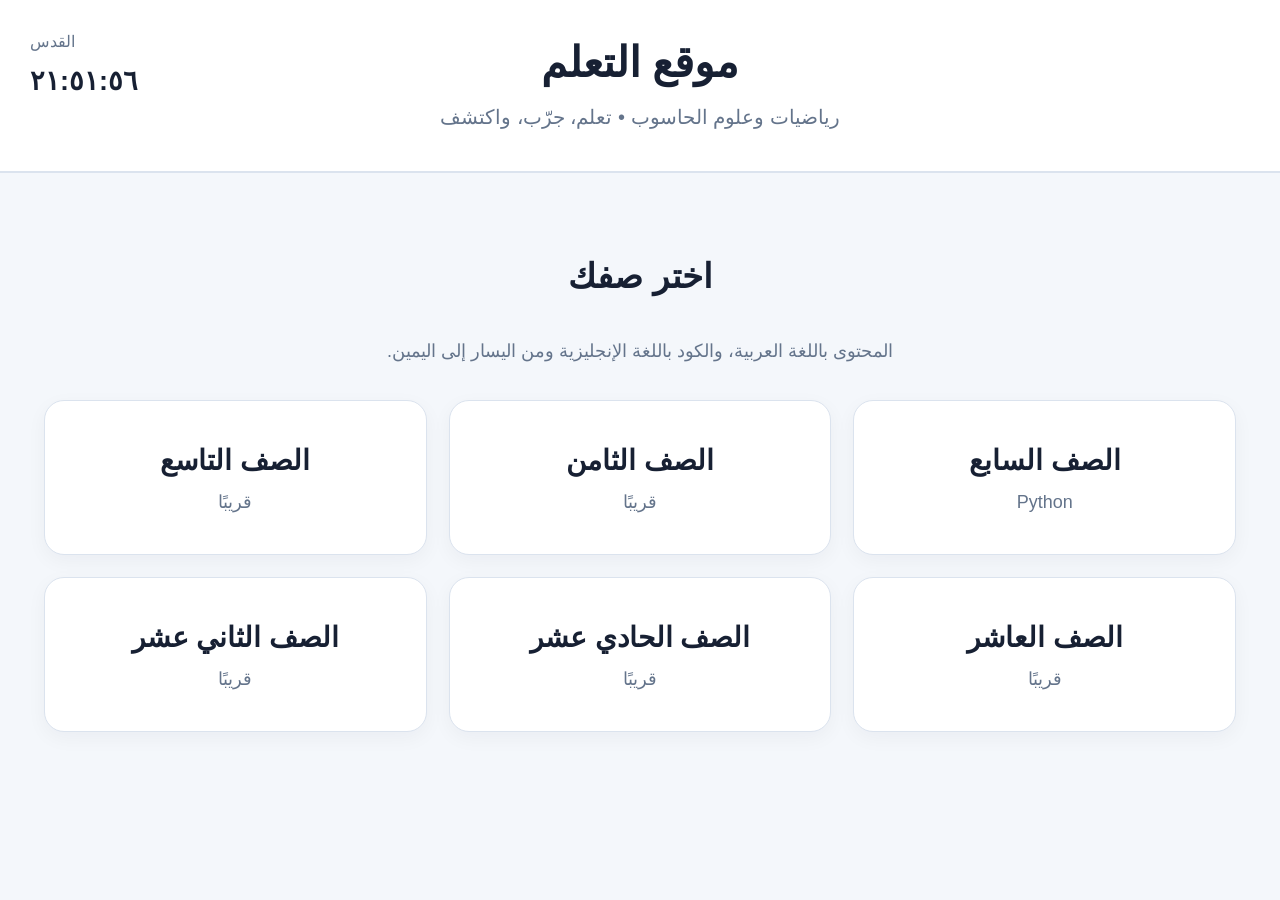
<file: index.html>
<!DOCTYPE html>
<html lang="ar" dir="rtl"><head><meta charset="UTF-8"><meta name="viewport" content="width=device-width,initial-scale=1.0"><title>موقع التعلم - الصفوف 7 إلى 12</title><link rel="stylesheet" href="style.css"></head>
<body><header class="site-header"><div class="clock"><div class="city">القدس</div><div id="time">--:--:--</div></div><div><h1>موقع التعلم</h1><p>رياضيات وعلوم الحاسوب • تعلم، جرّب، واكتشف</p></div></header>
<main><section class="welcome"><h2>اختر صفك</h2><p>المحتوى باللغة العربية، والكود باللغة الإنجليزية ومن اليسار إلى اليمين.</p></section>
<section class="grades"><a class="grade-card active" href="grade7.html"><span>الصف السابع</span><small>Python</small></a><a class="grade-card" href="#"><span>الصف الثامن</span><small>قريبًا</small></a><a class="grade-card" href="#"><span>الصف التاسع</span><small>قريبًا</small></a><a class="grade-card" href="#"><span>الصف العاشر</span><small>قريبًا</small></a><a class="grade-card" href="#"><span>الصف الحادي عشر</span><small>قريبًا</small></a><a class="grade-card" href="#"><span>الصف الثاني عشر</span><small>قريبًا</small></a></section></main><script src="script.js"></script></body></html>
</file>
<file: style.css>
*{box-sizing:border-box}
:root{--navy:#172033;--blue:#2563eb;--blue2:#1d4ed8;--light:#f4f7fb;--line:#dbe3ee;--muted:#64748b;--green:#15803d;--red:#b91c1c}
html{scroll-behavior:smooth}body{margin:0;background:var(--light);color:var(--navy);font-family:Arial,Tahoma,sans-serif;font-size:18px;line-height:1.8}
.site-header{position:relative;min-height:165px;padding:36px 30px;display:flex;align-items:center;justify-content:center;text-align:center;background:#fff;border-bottom:2px solid var(--line)}
.site-header h1{margin:0;font-size:42px;line-height:1.3}.site-header p{margin:8px 0 0;font-size:20px;color:var(--muted)}
.clock{position:absolute;left:30px;top:28px;text-align:left}.city{font-size:16px;color:var(--muted)}#time{direction:ltr;font-size:27px;font-weight:800}
main{max-width:1240px;margin:auto;padding:45px 24px}.learning-page{padding-top:35px}
.back-link{position:absolute;right:30px;top:27px;color:var(--blue2);text-decoration:none;font-size:18px;font-weight:700;background:#eff6ff;padding:8px 15px;border-radius:10px}
.hero{display:flex;gap:28px;justify-content:space-between;align-items:center;background:#fff;border:1px solid var(--line);border-radius:24px;padding:32px 36px;margin-bottom:28px;box-shadow:0 6px 22px #1720330b}
.hero h2{font-size:35px;line-height:1.35;margin:6px 0 10px}.hero p{color:var(--muted);font-size:19px;max-width:800px}.eyebrow{font-size:16px;font-weight:800;color:var(--blue)}
.hero-note{min-width:285px;padding:22px 25px;border-radius:16px;background:#eff6ff;color:#1e3a8a;font-size:18px;border:1px solid #bfdbfe}.hero-note code{direction:ltr;display:inline-block}
.topic-nav{display:flex;flex-wrap:wrap;gap:10px;padding:16px;background:#fff;border:1px solid var(--line);border-radius:18px;margin-bottom:35px;position:sticky;top:0;z-index:5;box-shadow:0 4px 15px #1720330b}
.topic-nav a{color:var(--navy);text-decoration:none;border:1px solid #d5dfeb;padding:8px 15px;border-radius:22px;background:#f8fafc;font-weight:700}.topic-nav a:hover{background:#eff6ff;color:var(--blue2)}
.topic{background:#fff;border:1px solid var(--line);border-radius:24px;padding:32px;margin:35px 0;box-shadow:0 7px 25px #1720330a}
.topic-title{display:flex;gap:18px;align-items:flex-start;padding-bottom:20px;margin-bottom:24px;border-bottom:2px solid #edf2f7}.topic-title>span{font-size:20px;font-weight:900;color:#fff;background:var(--blue);border-radius:13px;padding:5px 12px;min-width:48px;text-align:center}.topic-title h2{margin:0;font-size:30px;line-height:1.4}.topic-title p{margin:5px 0 0;color:var(--muted);font-size:18px}
.example-grid{display:grid;grid-template-columns:repeat(2,1fr);gap:20px;margin-bottom:28px}.example{border:1px solid #d9e2ec;border-radius:17px;padding:22px;background:#fbfdff;box-shadow:0 3px 10px #17203308}.example h3{margin:0 0 13px;font-size:21px;color:#1e3a8a}.example p{color:var(--muted);font-size:17px}
pre,textarea{direction:ltr;text-align:left;font-family:Consolas,"Courier New",monospace;unicode-bidi:plaintext}
pre{margin:10px 0;background:#101827;color:#f8fafc;padding:19px;border-radius:13px;overflow:auto;white-space:pre-wrap;font-size:17px;line-height:1.6}code{direction:ltr;unicode-bidi:embed;font-size:.95em}
.interactive-exercise{margin-top:24px;padding:25px 27px;border:2px solid #cbd9e8;border-radius:18px;background:#f8fbff}.interactive-exercise+.interactive-exercise{margin-top:22px}
.interactive-exercise h3{margin:0 0 7px;font-size:22px;color:#1e3a8a}.interactive-exercise p{margin:5px 0 16px;font-size:19px;font-weight:600}
textarea{width:100%;min-height:160px;resize:vertical;border:2px solid #cbd5e1;border-radius:13px;padding:16px;font-size:17px;background:#0f172a;color:#f8fafc;outline:none;line-height:1.6}textarea:focus{border-color:#60a5fa;box-shadow:0 0 0 4px #3b82f61a}
.challenge-actions{display:flex;gap:10px;flex-wrap:wrap;margin-top:13px}button{border:0;border-radius:10px;padding:11px 19px;background:var(--blue);color:#fff;cursor:pointer;font-weight:800;font-size:17px}button:hover{background:var(--blue2)}button.secondary{background:#e2e8f0;color:var(--navy)}
.result{display:none;margin-top:15px;padding:16px 18px;border-radius:12px;font-size:17px}.result.show{display:block}.result.success{background:#f0fdf4;color:var(--green);border:1px solid #bbf7d0}.result.error{background:#fef2f2;color:var(--red);border:1px solid #fecaca}.result.info{background:#eff6ff;color:#1d4ed8;border:1px solid #bfdbfe}.result pre{margin-top:10px}
.callout{margin:20px 0;padding:16px 19px;border-radius:13px;background:#fff7ed;border:1px solid #fed7aa;color:#9a3412;font-size:17px}
.project-grid{display:grid;grid-template-columns:repeat(3,1fr);gap:20px}.project-card{border:1px solid #d9e2ec;border-radius:17px;padding:21px;background:#fbfdff}.project-card h3{margin-top:0;font-size:22px}.challenge{margin-top:25px;padding:27px;border-radius:18px;background:#f1f5f9;border:1px solid var(--line)}.tips{margin-top:35px;background:#fff;border:1px solid var(--line);border-radius:22px;padding:28px}.tips h2{font-size:27px}.tip-grid{display:grid;grid-template-columns:repeat(4,1fr);gap:14px}.tip-grid div{padding:17px;border-radius:13px;background:#f8fafc;display:flex;flex-direction:column}.tip-grid b{font-size:18px}.tip-grid span{color:var(--muted);font-size:16px}
.welcome{text-align:center;margin-bottom:32px}.welcome h2{font-size:34px}.welcome p{color:var(--muted)}.grades{display:grid;grid-template-columns:repeat(3,1fr);gap:22px}.grade-card{min-height:155px;display:flex;flex-direction:column;align-items:center;justify-content:center;text-decoration:none;background:#fff;color:var(--navy);border:1px solid var(--line);border-radius:20px;box-shadow:0 6px 20px #1720330b}.grade-card span{font-size:28px;font-weight:800}.grade-card small{color:var(--muted);font-size:18px}
@media(max-width:850px){.grades,.example-grid,.project-grid{grid-template-columns:1fr}.hero{flex-direction:column;align-items:stretch}.tip-grid{grid-template-columns:1fr 1fr}.hero-note{min-width:0}}
@media(max-width:600px){body{font-size:16px}.site-header{min-height:190px}.site-header h1{font-size:31px}.site-header p{font-size:17px}.clock{position:static;margin-bottom:10px}.back-link{position:static;margin-bottom:12px}.topic-nav{position:static}.topic{padding:20px}.topic-title h2{font-size:25px}.interactive-exercise p{font-size:17px}.tip-grid{grid-template-columns:1fr}.hero{padding:24px}.hero h2{font-size:28px}}

/* Grade 7 topic chooser */
.topics-menu{margin:32px 0;padding:34px;background:#fff;border-radius:24px;box-shadow:0 10px 35px rgba(15,23,42,.08);text-align:center}
.topics-menu>h2{font-size:32px;margin:0 0 8px}.topics-menu>p{font-size:18px;margin:0 0 28px;color:#64748b}
.topics-menu-grid{display:grid;grid-template-columns:repeat(4,1fr);gap:20px}
.topic-menu-card{min-height:190px;border:1px solid #dbe4f0;border-radius:22px;background:#fff;padding:24px 18px;cursor:pointer;display:flex;flex-direction:column;align-items:center;justify-content:center;gap:10px;box-shadow:0 7px 22px rgba(15,23,42,.07);transition:.2s}
.topic-menu-card:hover{transform:translateY(-5px);box-shadow:0 14px 32px rgba(15,23,42,.13);border-color:#2563eb}
.topic-menu-card span{display:grid;place-items:center;width:48px;height:48px;border-radius:50%;background:#eaf2ff;color:#1d4ed8;font-weight:800;font-size:18px}
.topic-menu-card b{font-size:22px;color:#0f172a}.topic-menu-card small{font-size:15px;color:#64748b;line-height:1.6}
.topic-content{display:none}.topic-content.active-topic{display:block}
.back-to-topics{border:0;background:#eef4ff;color:#1d4ed8;padding:11px 18px;border-radius:12px;font-size:16px;font-weight:700;cursor:pointer;margin-bottom:22px}
@media(max-width:900px){.topics-menu-grid{grid-template-columns:repeat(2,1fr)}}
@media(max-width:560px){.topics-menu{padding:22px 14px}.topics-menu-grid{grid-template-columns:1fr}.topic-menu-card{min-height:145px}}
</file>
